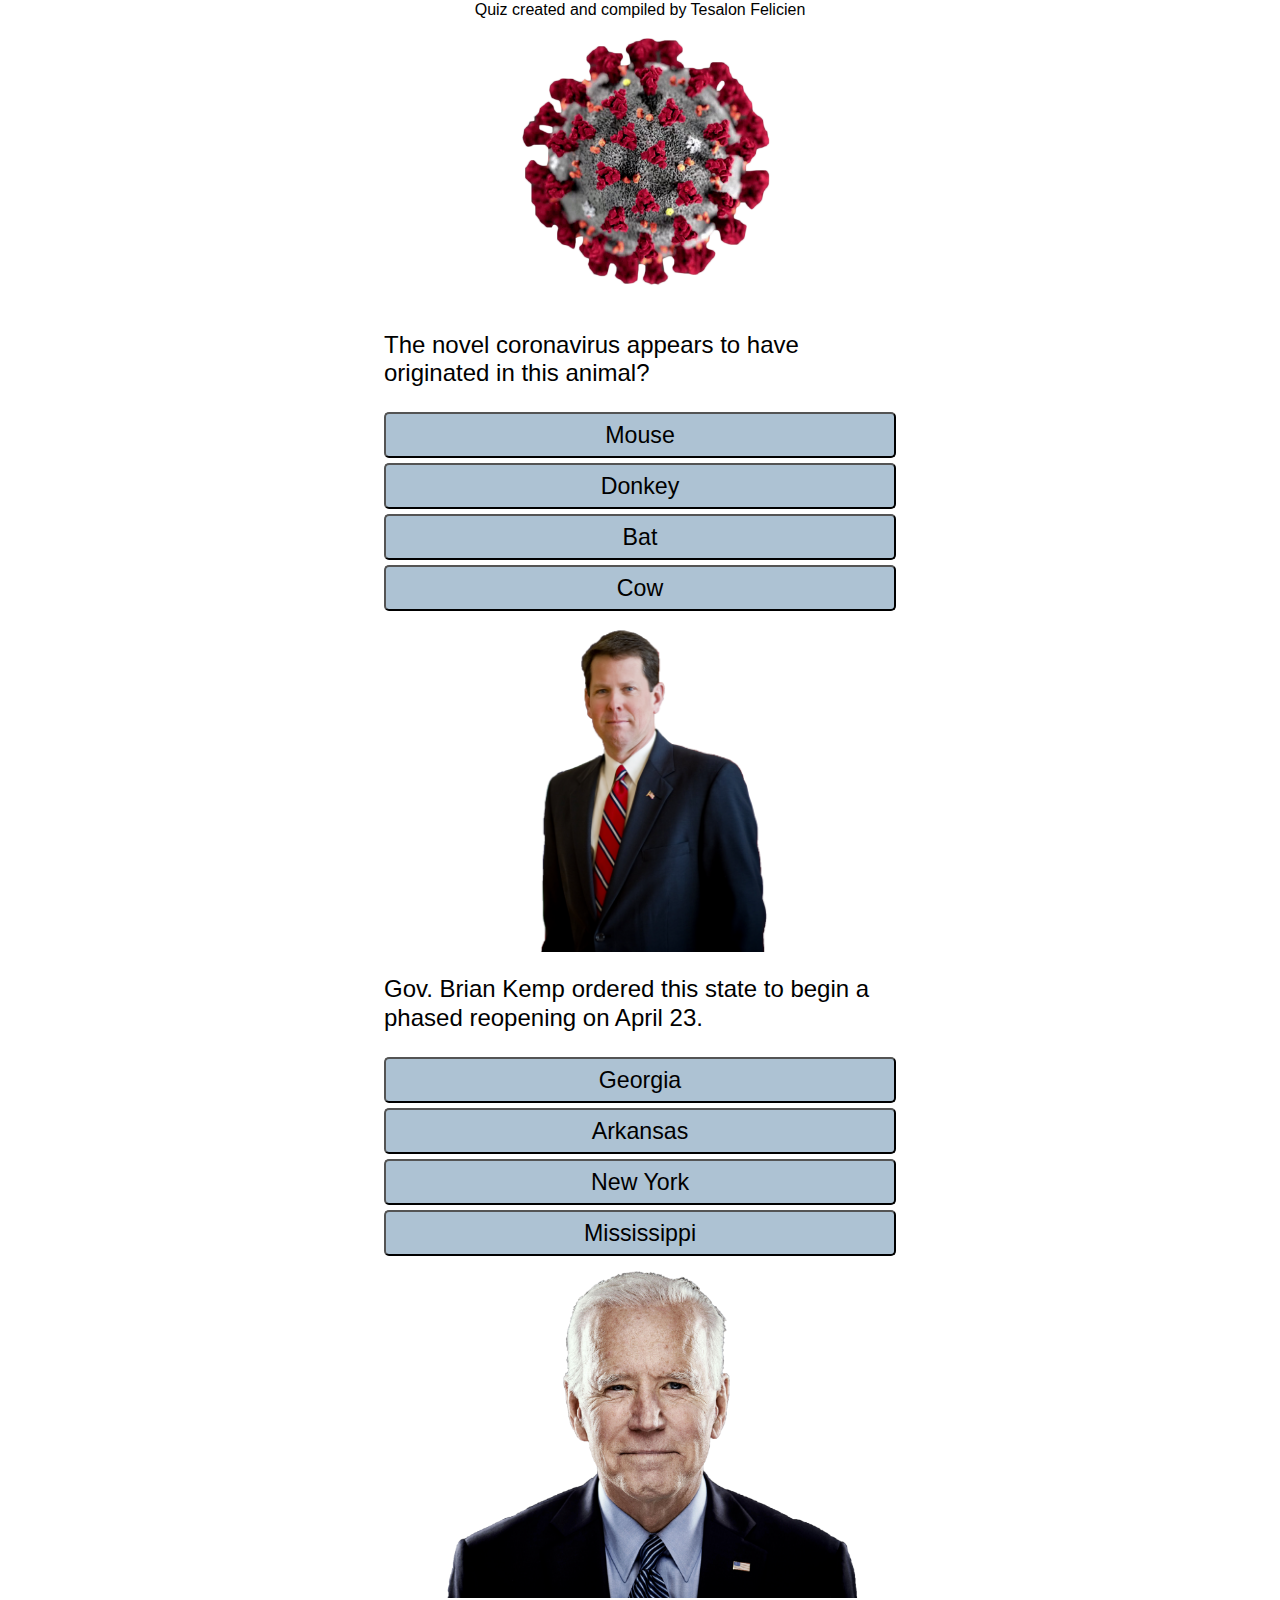
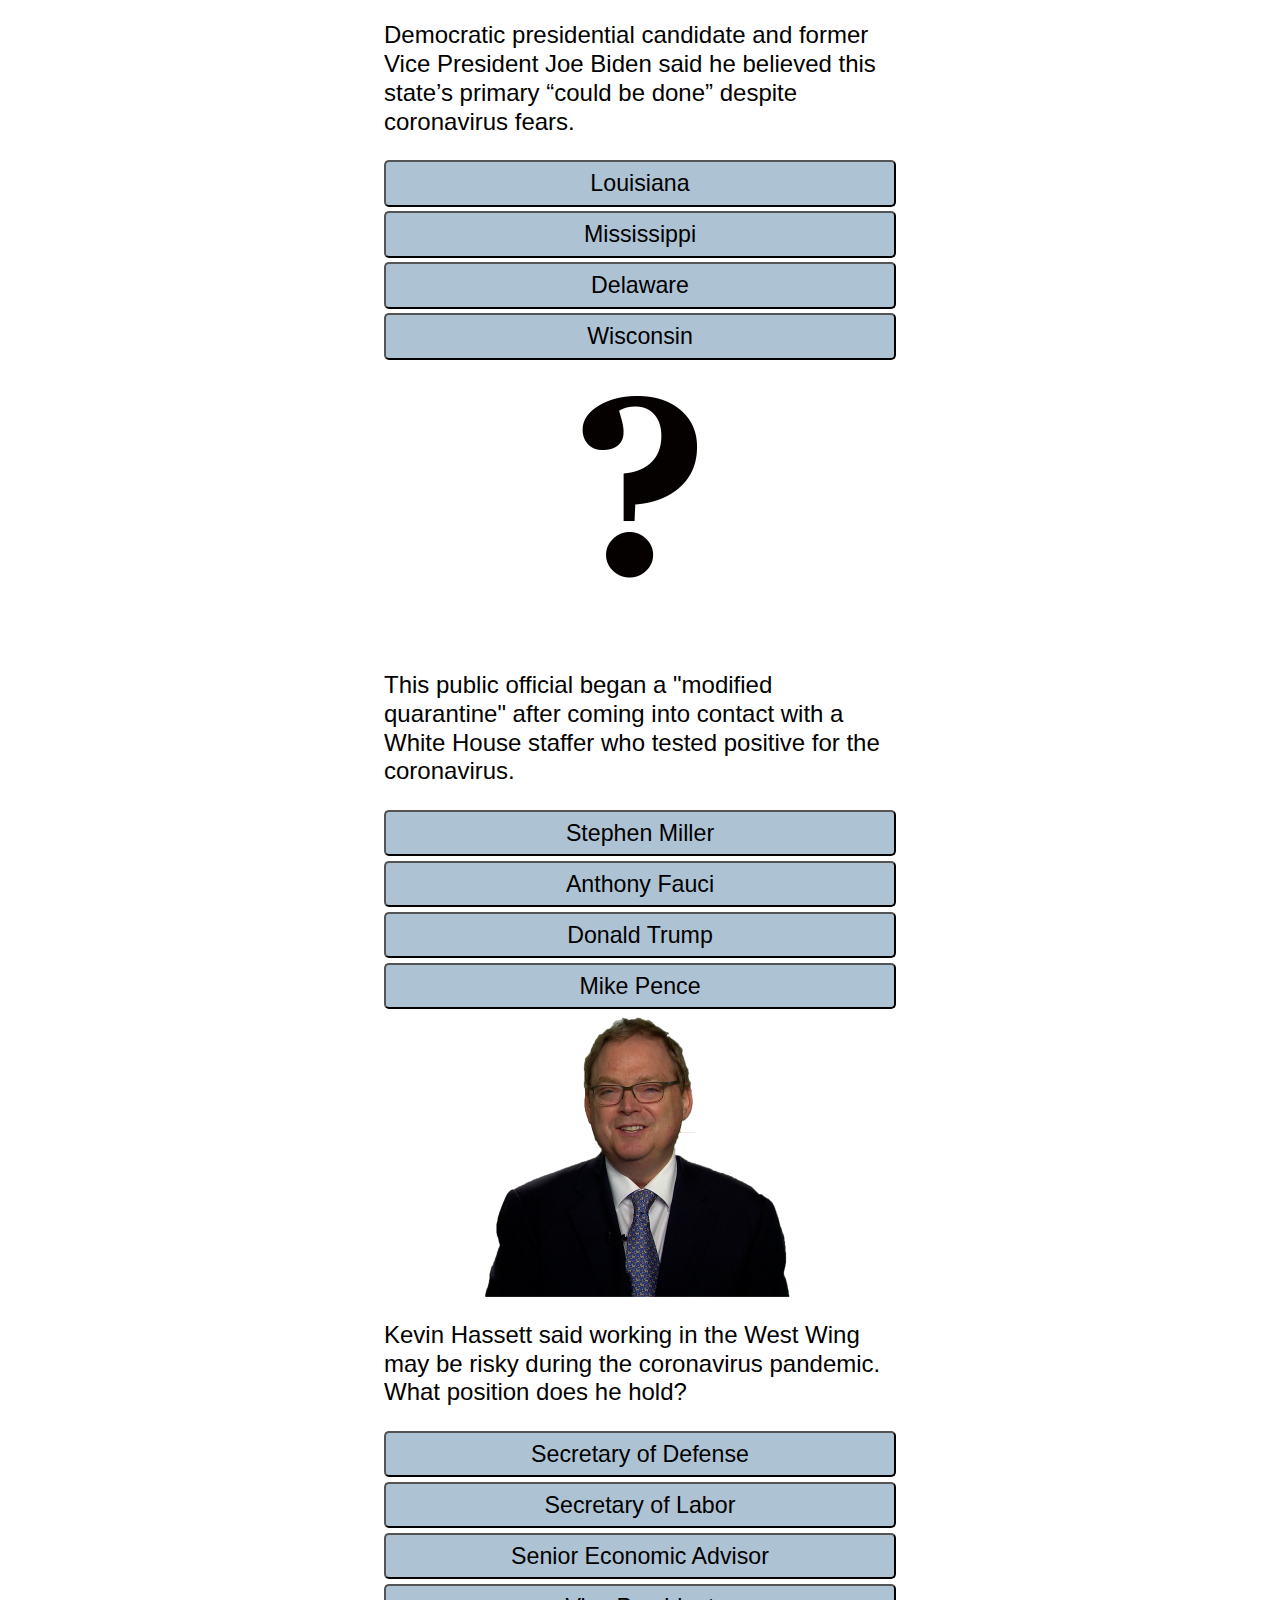
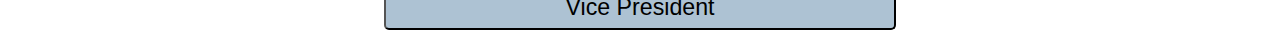
<file: quiztest/index.html>
<!DOCTYPE html>
<html lang="en">
<head>
    <meta charset="UTF-8">
    <meta name="viewport" content="width=device-width, initial-scale=1.0">
    <meta http-equiv="X-UA-Compatible" content="ie=edge">
    <link rel="stylesheet" href="style.css">
    <link href="https://fonts.googleapis.com/css2?family=Oswald:wght@600&display=swap" rel="stylesheet">

    <title>Newsource Quiz</title>
</head>
  <body>

        <div class="quiz-container">
           <!--
              <div id = introductory-page>
               <h1> The Week That Was</h1>
                <p> Can you ace a Newsource Quiz? <br> Click anywhere to begin.</p>
                <button id= "introduction">Click here to begin</button>
              </div>
            -->
  
               <div id = "score-container">
                  <h3 class="score-tag">Score</h3> 
               </div>   

               <p>Quiz created and compiled by Tesalon Felicien</p>

           

            

          

      </div>       
       
               

  











<script src="index.js" defer></script>
</body>
</html>
</file>
<file: quiztest/style.css>
* {
    box-sizing: border-box;
    margin: 0;
    padding: 0;
  }
  
body{
    background-color: white;
    font-family: Georgia, sans-serif;
    font-weight: normal;

    line-height: 1.2;
}

.quiz-container{
    width: 50%;
    background-color:;
    margin: 0 auto;
}

.quiz-container p{
    position: relative;
    top: 50%;
    font-size: 1em;
    text-align: center;
    color: black;
}

.cardDiv{
    width: 40%;
   margin: 0 auto;
}

#introductory-page{
    background-color: red;
    width: 100%;
    height: 100vh;
}
h1{
    position: relative;
    top: 45%;
    text-align: center;
    color: black;
    
}
p{
font-size:1em;
}

#score-container h3{
    text-align: center;  
    position: relative;
    top: .4em;  
    color: black;  
    
}

#score-container{
    position: fixed;
    top: 6em;
    left: 30%;
    width: 8em;
    height: 8em;
    background-color: rgb(173, 194, 211);
    border-radius: 0%;
    z-index: 2;
    padding: 1em;
    opacity: .8;
}

h3{ font-size: 1.5em;
    color: black;
    text-align: left;
    font-weight: normal;
    margin-bottom:.8em;
    margin-top: .8em;
}



    img {
    width: 100%;
}


button{
    width: 100%;
    height: 2em;
    float: left;
    font-size: 1.45em;
    font: Georgia;
    align:left;
    color: black;
    background-color: gray;
   margin: 0 auto;
    border-radius: 5px;
    margin-top: .2em;
     background-color: rgb(173, 194, 211);
    
}

button:hover{
    transition: background-color .15s, font-size .15s;
    cursor: pointer;
   background-color: rgb(211,211,211);
}

.answerKey{
  font-size: 1em;
  color: black;
}

.score{
    color: black;
    padding: -1em;
}
.answer{
 color: red;   
}

#introduction{
border-radius: 50%;
height: 10em;
width: 10em;
font-size: 1em;
position: relative;
left: 40%;
top: 60%;
}
</file>
